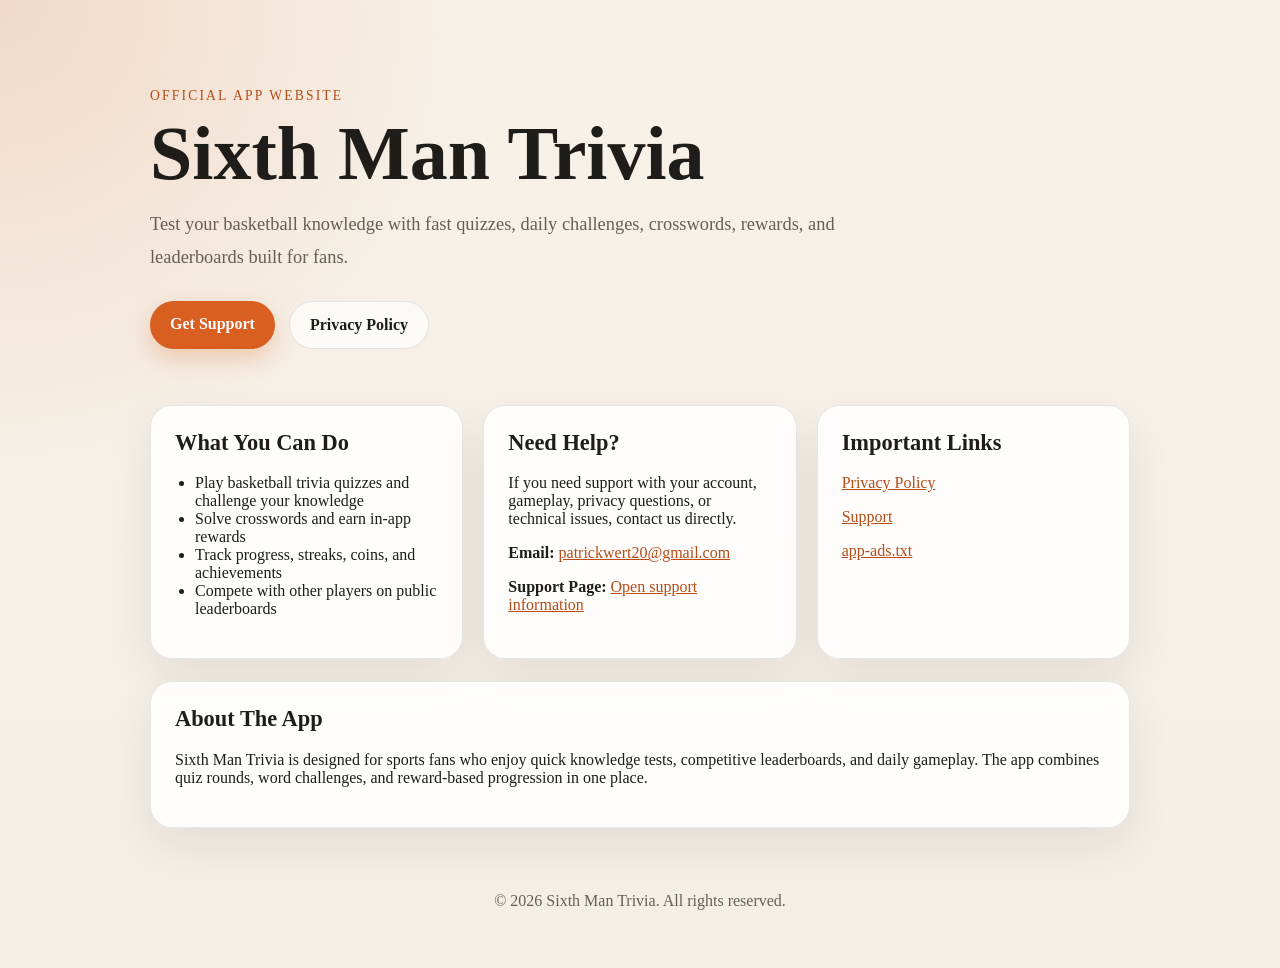
<file: index.html>
<!DOCTYPE html>
<html lang="en">
<head>
  <meta charset="UTF-8">
  <meta name="viewport" content="width=device-width, initial-scale=1.0">
  <title>Sixth Man Trivia</title>
  <meta
    name="description"
    content="Official website for Sixth Man Trivia, a basketball trivia and word game app with quizzes, crosswords, rewards, and global competition."
  >
  <link rel="stylesheet" href="styles.css">
</head>
<body>
  <header class="hero">
    <div class="hero__content">
      <p class="eyebrow">Official App Website</p>
      <h1>Sixth Man Trivia</h1>
      <p class="lead">
        Test your basketball knowledge with fast quizzes, daily challenges,
        crosswords, rewards, and leaderboards built for fans.
      </p>
      <div class="hero__actions">
        <a class="button button--primary" href="/support.html">Get Support</a>
        <a class="button button--secondary" href="/privacy.html">Privacy Policy</a>
      </div>
    </div>
  </header>

  <main class="page">
    <section class="card-grid">
      <article class="card">
        <h2>What You Can Do</h2>
        <ul>
          <li>Play basketball trivia quizzes and challenge your knowledge</li>
          <li>Solve crosswords and earn in-app rewards</li>
          <li>Track progress, streaks, coins, and achievements</li>
          <li>Compete with other players on public leaderboards</li>
        </ul>
      </article>

      <article class="card">
        <h2>Need Help?</h2>
        <p>
          If you need support with your account, gameplay, privacy questions,
          or technical issues, contact us directly.
        </p>
        <p><strong>Email:</strong> <a href="mailto:patrickwert20@gmail.com">patrickwert20@gmail.com</a></p>
        <p><strong>Support Page:</strong> <a href="/support.html">Open support information</a></p>
      </article>

      <article class="card">
        <h2>Important Links</h2>
        <p><a href="/privacy.html">Privacy Policy</a></p>
        <p><a href="/support.html">Support</a></p>
        <p><a href="/app-ads.txt">app-ads.txt</a></p>
      </article>
    </section>

    <section class="section">
      <h2>About The App</h2>
      <p>
        Sixth Man Trivia is designed for sports fans who enjoy quick knowledge
        tests, competitive leaderboards, and daily gameplay. The app combines
        quiz rounds, word challenges, and reward-based progression in one place.
      </p>
    </section>
  </main>

  <footer class="footer">
    <p>&copy; 2026 Sixth Man Trivia. All rights reserved.</p>
  </footer>
</body>
</html>
</file>
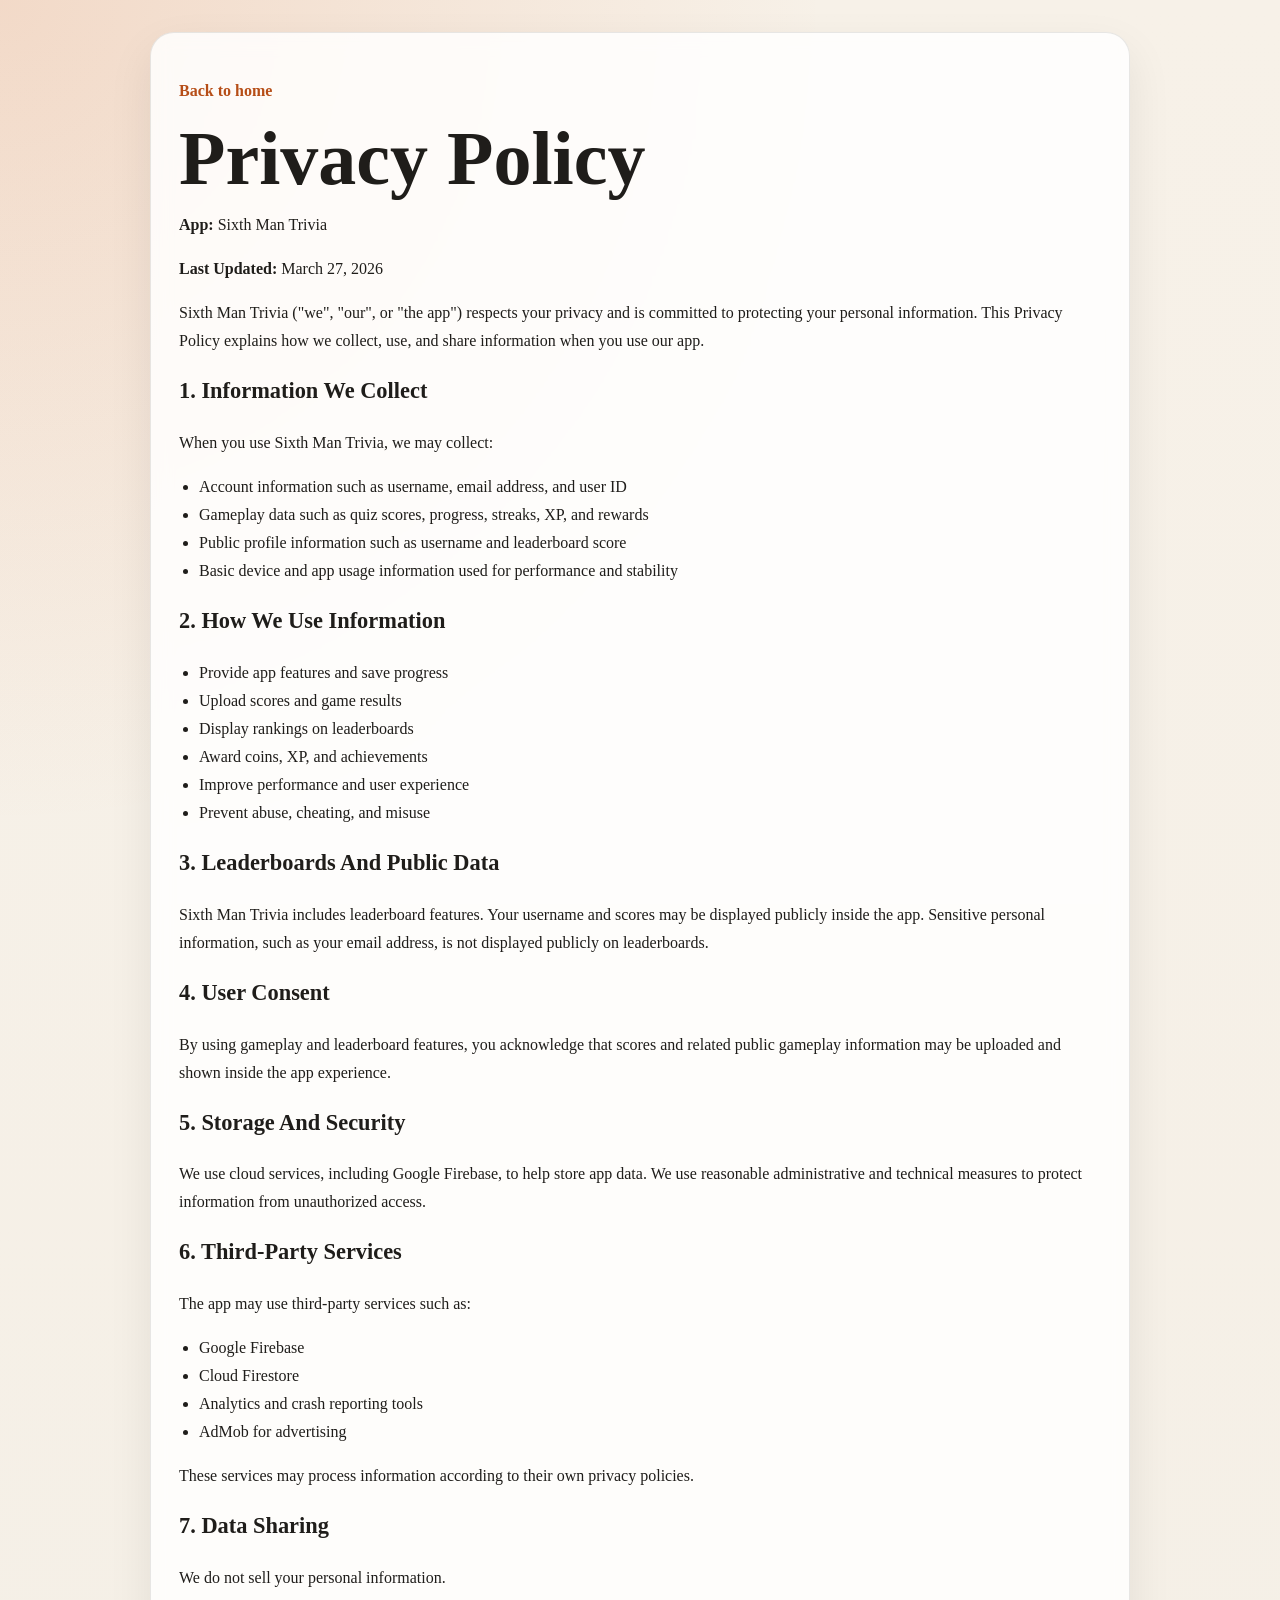
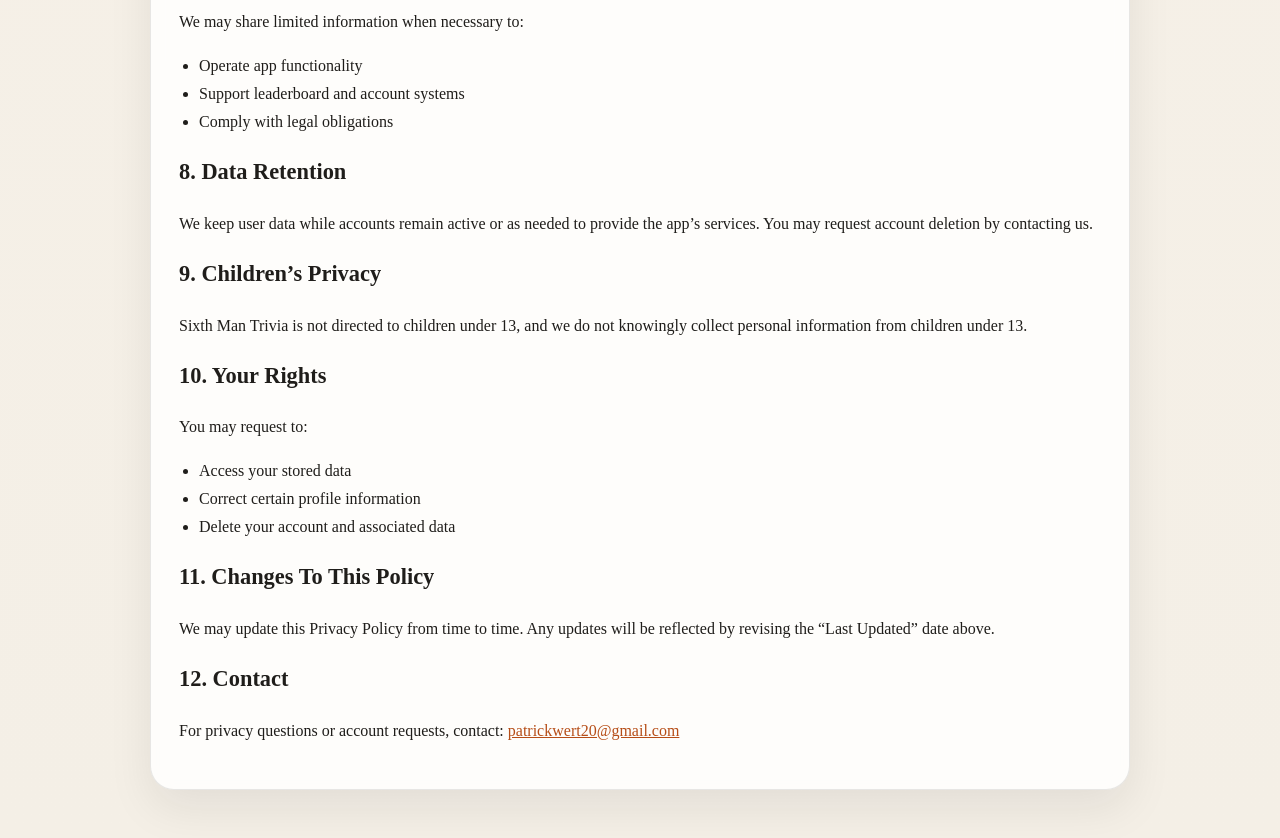
<file: privacy.html>
<!DOCTYPE html>
<html lang="en">
<head>
  <meta charset="UTF-8">
  <meta name="viewport" content="width=device-width, initial-scale=1.0">
  <title>Privacy Policy - Sixth Man Trivia</title>
  <meta
    name="description"
    content="Privacy Policy for Sixth Man Trivia."
  >
  <link rel="stylesheet" href="styles.css">
</head>
<body>
  <main class="page legal-page">
    <p><a class="back-link" href="/">Back to home</a></p>
    <h1>Privacy Policy</h1>
    <p><strong>App:</strong> Sixth Man Trivia</p>
    <p><strong>Last Updated:</strong> March 27, 2026</p>

    <p>
      Sixth Man Trivia ("we", "our", or "the app") respects your privacy and is
      committed to protecting your personal information. This Privacy Policy
      explains how we collect, use, and share information when you use our app.
    </p>

    <h2>1. Information We Collect</h2>
    <p>When you use Sixth Man Trivia, we may collect:</p>
    <ul>
      <li>Account information such as username, email address, and user ID</li>
      <li>Gameplay data such as quiz scores, progress, streaks, XP, and rewards</li>
      <li>Public profile information such as username and leaderboard score</li>
      <li>Basic device and app usage information used for performance and stability</li>
    </ul>

    <h2>2. How We Use Information</h2>
    <ul>
      <li>Provide app features and save progress</li>
      <li>Upload scores and game results</li>
      <li>Display rankings on leaderboards</li>
      <li>Award coins, XP, and achievements</li>
      <li>Improve performance and user experience</li>
      <li>Prevent abuse, cheating, and misuse</li>
    </ul>

    <h2>3. Leaderboards And Public Data</h2>
    <p>
      Sixth Man Trivia includes leaderboard features. Your username and scores
      may be displayed publicly inside the app. Sensitive personal information,
      such as your email address, is not displayed publicly on leaderboards.
    </p>

    <h2>4. User Consent</h2>
    <p>
      By using gameplay and leaderboard features, you acknowledge that scores
      and related public gameplay information may be uploaded and shown inside
      the app experience.
    </p>

    <h2>5. Storage And Security</h2>
    <p>
      We use cloud services, including Google Firebase, to help store app data.
      We use reasonable administrative and technical measures to protect
      information from unauthorized access.
    </p>

    <h2>6. Third-Party Services</h2>
    <p>The app may use third-party services such as:</p>
    <ul>
      <li>Google Firebase</li>
      <li>Cloud Firestore</li>
      <li>Analytics and crash reporting tools</li>
      <li>AdMob for advertising</li>
    </ul>
    <p>
      These services may process information according to their own privacy
      policies.
    </p>

    <h2>7. Data Sharing</h2>
    <p>We do not sell your personal information.</p>
    <p>We may share limited information when necessary to:</p>
    <ul>
      <li>Operate app functionality</li>
      <li>Support leaderboard and account systems</li>
      <li>Comply with legal obligations</li>
    </ul>

    <h2>8. Data Retention</h2>
    <p>
      We keep user data while accounts remain active or as needed to provide the
      app’s services. You may request account deletion by contacting us.
    </p>

    <h2>9. Children’s Privacy</h2>
    <p>
      Sixth Man Trivia is not directed to children under 13, and we do not
      knowingly collect personal information from children under 13.
    </p>

    <h2>10. Your Rights</h2>
    <p>You may request to:</p>
    <ul>
      <li>Access your stored data</li>
      <li>Correct certain profile information</li>
      <li>Delete your account and associated data</li>
    </ul>

    <h2>11. Changes To This Policy</h2>
    <p>
      We may update this Privacy Policy from time to time. Any updates will be
      reflected by revising the “Last Updated” date above.
    </p>

    <h2>12. Contact</h2>
    <p>
      For privacy questions or account requests, contact:
      <a href="mailto:patrickwert20@gmail.com">patrickwert20@gmail.com</a>
    </p>
  </main>
</body>
</html>
</file>
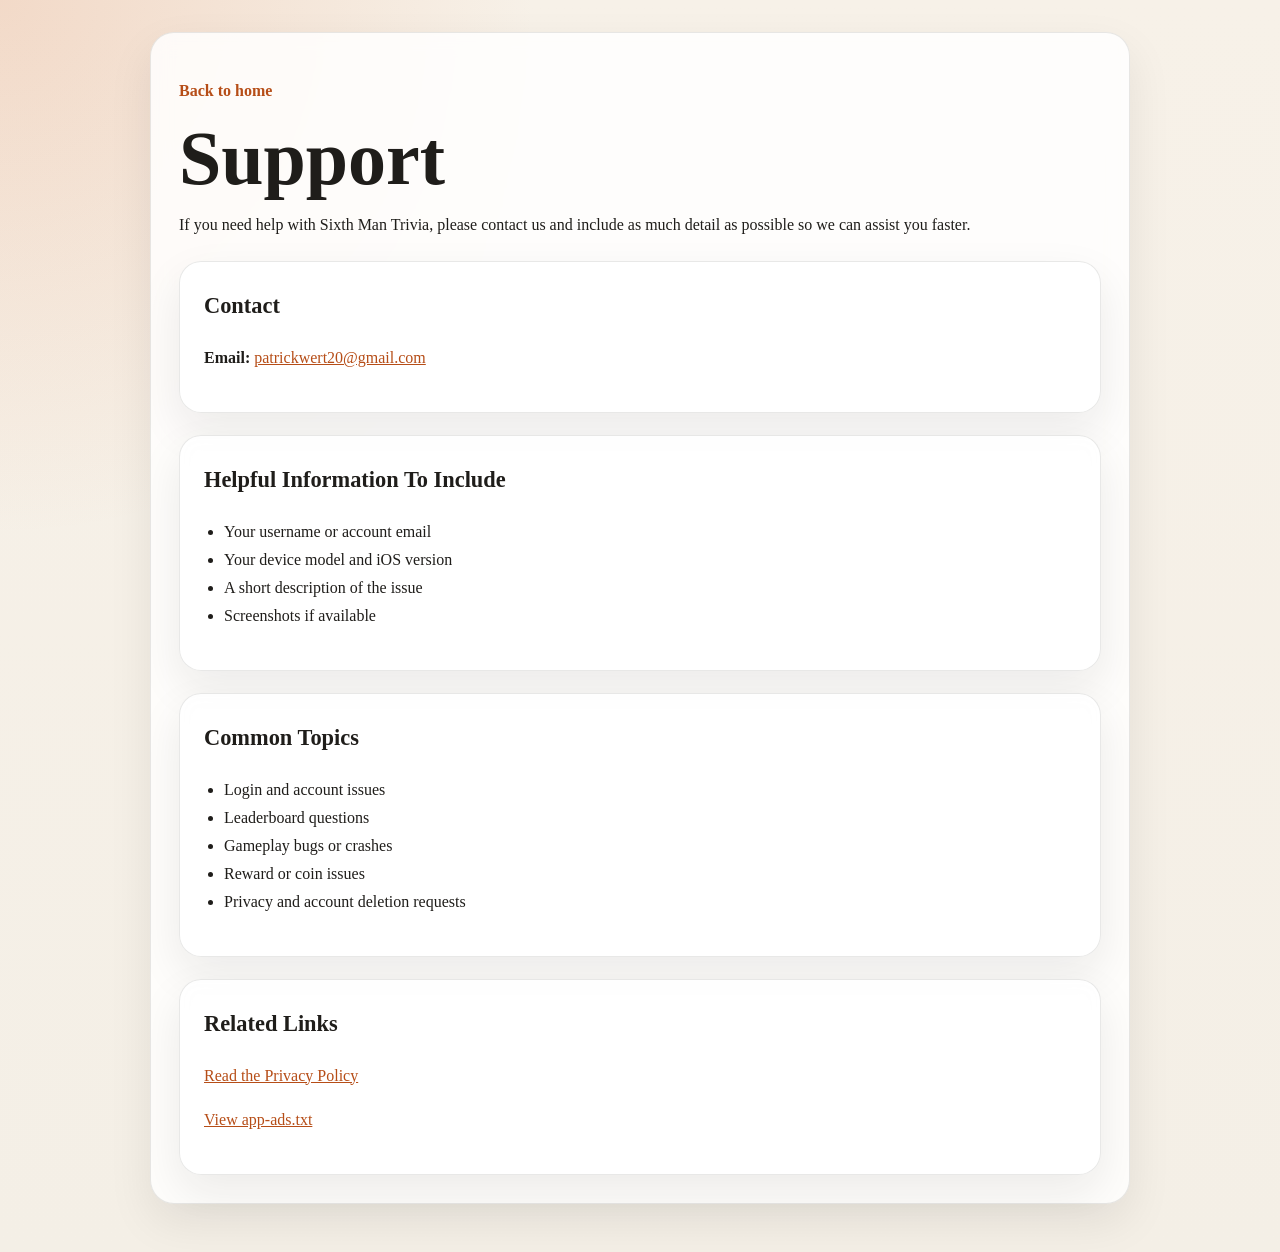
<file: support.html>
<!DOCTYPE html>
<html lang="en">
<head>
  <meta charset="UTF-8">
  <meta name="viewport" content="width=device-width, initial-scale=1.0">
  <title>Support - Sixth Man Trivia</title>
  <meta
    name="description"
    content="Support information for Sixth Man Trivia."
  >
  <link rel="stylesheet" href="styles.css">
</head>
<body>
  <main class="page legal-page">
    <p><a class="back-link" href="/">Back to home</a></p>
    <h1>Support</h1>
    <p>
      If you need help with Sixth Man Trivia, please contact us and include as
      much detail as possible so we can assist you faster.
    </p>

    <section class="section">
      <h2>Contact</h2>
      <p><strong>Email:</strong> <a href="mailto:patrickwert20@gmail.com">patrickwert20@gmail.com</a></p>
    </section>

    <section class="section">
      <h2>Helpful Information To Include</h2>
      <ul>
        <li>Your username or account email</li>
        <li>Your device model and iOS version</li>
        <li>A short description of the issue</li>
        <li>Screenshots if available</li>
      </ul>
    </section>

    <section class="section">
      <h2>Common Topics</h2>
      <ul>
        <li>Login and account issues</li>
        <li>Leaderboard questions</li>
        <li>Gameplay bugs or crashes</li>
        <li>Reward or coin issues</li>
        <li>Privacy and account deletion requests</li>
      </ul>
    </section>

    <section class="section">
      <h2>Related Links</h2>
      <p><a href="/privacy.html">Read the Privacy Policy</a></p>
      <p><a href="/app-ads.txt">View app-ads.txt</a></p>
    </section>
  </main>
</body>
</html>
</file>
<file: styles.css>
:root {
  --bg: #f4efe6;
  --surface: rgba(255, 255, 255, 0.84);
  --surface-strong: #ffffff;
  --text: #1f1d1a;
  --muted: #665f55;
  --accent: #d95f21;
  --accent-dark: #b64d17;
  --line: rgba(31, 29, 26, 0.1);
  --shadow: 0 18px 45px rgba(31, 29, 26, 0.08);
}

* {
  box-sizing: border-box;
}

html {
  scroll-behavior: smooth;
}

body {
  margin: 0;
  font-family: Georgia, "Times New Roman", serif;
  color: var(--text);
  background:
    radial-gradient(circle at top left, rgba(217, 95, 33, 0.16), transparent 30%),
    linear-gradient(180deg, #f7f1e8 0%, #f4efe6 100%);
}

a {
  color: var(--accent-dark);
}

.hero {
  padding: 88px 24px 56px;
}

.hero__content,
.page {
  width: min(980px, calc(100% - 32px));
  margin: 0 auto;
}

.eyebrow {
  margin: 0 0 12px;
  font-size: 0.85rem;
  letter-spacing: 0.16em;
  text-transform: uppercase;
  color: var(--accent-dark);
}

h1 {
  margin: 0;
  font-size: clamp(2.5rem, 6vw, 4.75rem);
  line-height: 0.98;
}

h2 {
  margin-top: 0;
  font-size: 1.4rem;
}

.lead {
  max-width: 720px;
  margin: 18px 0 0;
  font-size: 1.15rem;
  line-height: 1.75;
  color: var(--muted);
}

.hero__actions {
  display: flex;
  flex-wrap: wrap;
  gap: 14px;
  margin-top: 28px;
}

.button {
  display: inline-block;
  padding: 14px 20px;
  border-radius: 999px;
  text-decoration: none;
  font-weight: 700;
  transition: transform 180ms ease, box-shadow 180ms ease, background 180ms ease;
}

.button:hover {
  transform: translateY(-1px);
}

.button--primary {
  color: #fff;
  background: var(--accent);
  box-shadow: 0 10px 25px rgba(217, 95, 33, 0.25);
}

.button--secondary {
  color: var(--text);
  background: rgba(255, 255, 255, 0.65);
  border: 1px solid var(--line);
}

.card-grid {
  display: grid;
  grid-template-columns: repeat(auto-fit, minmax(240px, 1fr));
  gap: 20px;
}

.card,
.section,
.legal-page {
  background: var(--surface);
  border: 1px solid var(--line);
  box-shadow: var(--shadow);
  backdrop-filter: blur(10px);
}

.card {
  padding: 24px;
  border-radius: 22px;
}

.page {
  padding-bottom: 48px;
}

.section {
  margin-top: 22px;
  padding: 24px;
  border-radius: 22px;
}

.legal-page {
  margin-top: 32px;
  margin-bottom: 48px;
  padding: 28px;
  border-radius: 24px;
  line-height: 1.75;
}

.legal-page ul,
.card ul {
  padding-left: 20px;
}

.back-link {
  text-decoration: none;
  font-weight: 700;
}

.footer {
  padding: 0 24px 42px;
  text-align: center;
  color: var(--muted);
}

@media (max-width: 640px) {
  .hero {
    padding-top: 64px;
  }

  .legal-page,
  .card,
  .section {
    padding: 20px;
  }
}
</file>
